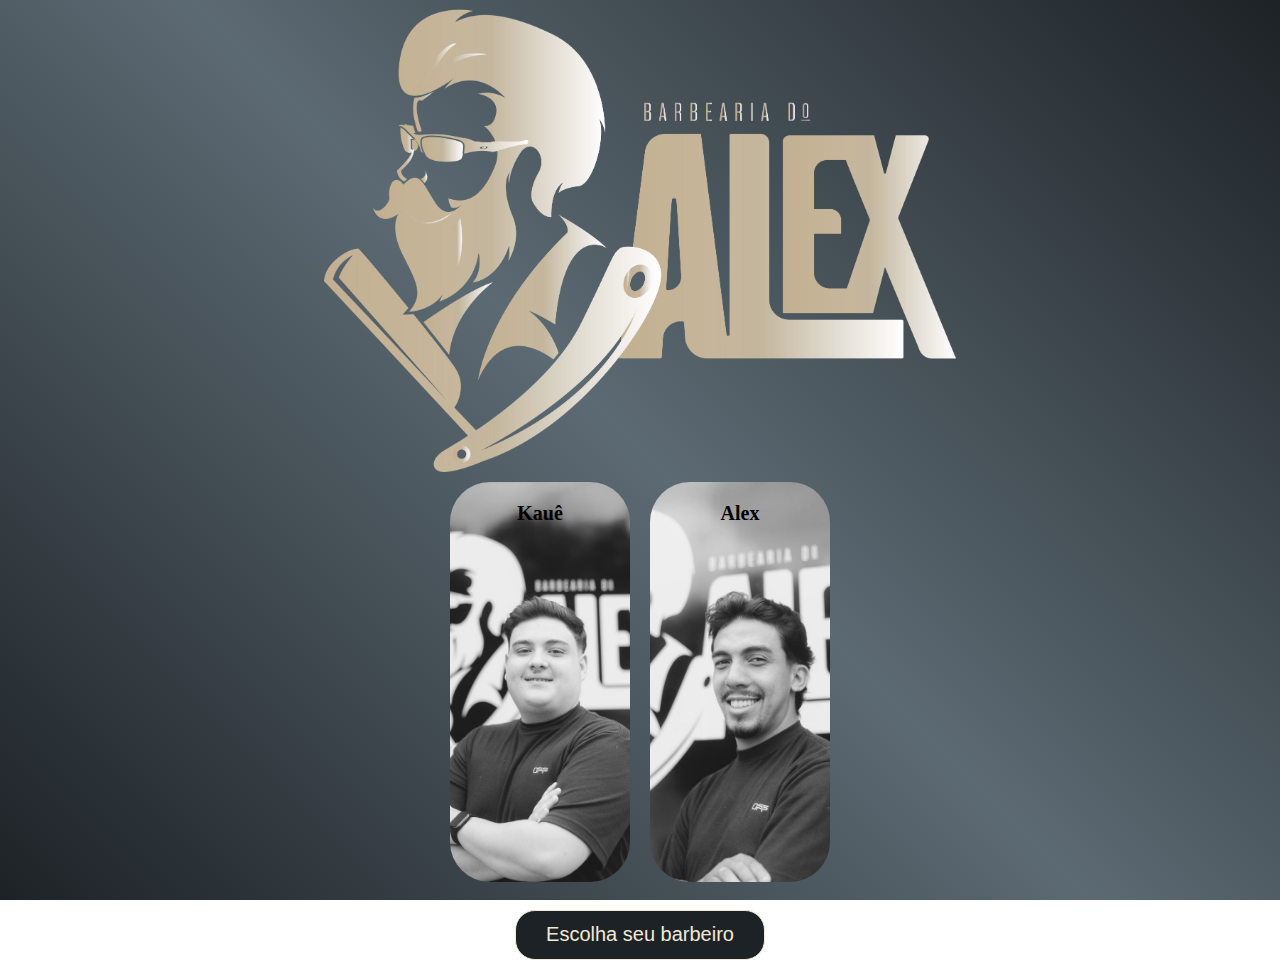
<file: barbeiro.html>
<!DOCTYPE html>
<html lang="pt-br">

<head>
    <meta charset="UTF-8">
    <meta name="viewport" content="width=device-width, initial-scale=1.0">
    <title>Alex Barbearia</title>
    <link rel="shortcut icon" href="Imagens/favicon_io/android-chrome-192x192.png" type="image/x-icon">
    <link rel="stylesheet" href="CSS/barbeiro.css">
</head>

<body>
    <header>
        <nav>
            <img src="Imagens/Logo creme sumindo.png" alt="">
        </nav>
    </header>

    <main>
        <div><img class="imagem"
                src="Imagens/kaue.jpg"
                alt="" onclick="selecionarImagem(this, 'kauê')">
            <p class="nome" id="kauê">Kauê</p>
        </div>

        <div><img class="imagem"
                src="Imagens/alex.jpg"
                alt="" onclick="selecionarImagem(this, 'alex')">
            <p class="nome" id="alex">Alex</p>
        </div>
    </main>
    <br>
    <footer>
        <a href="#"><button>Escolha seu barbeiro</button></a>
    </footer>

    <script src="JS/barbeiro.js"></script>

</body>
</html>
</file>
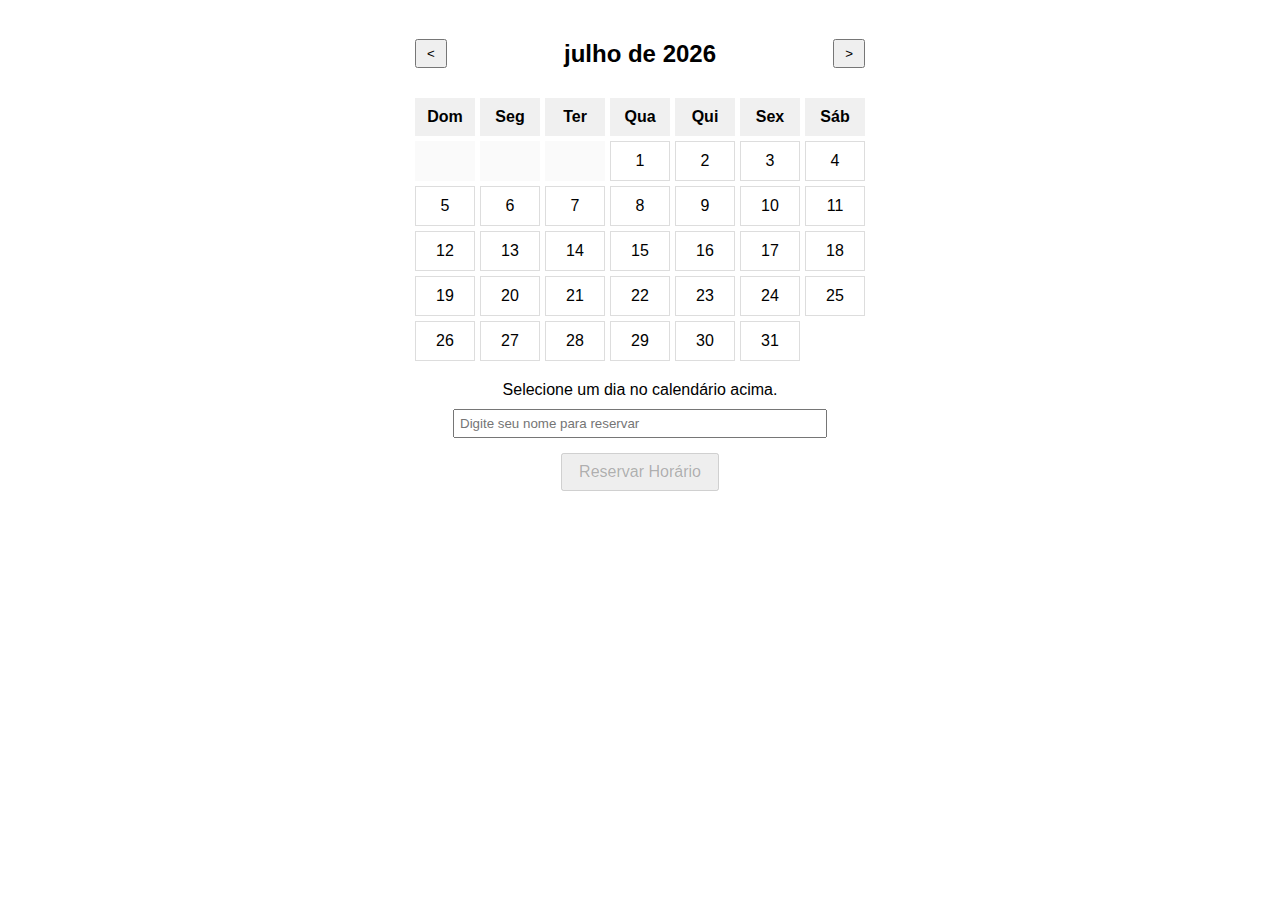
<file: calendario.html>
<!DOCTYPE html>
<html lang="pt-br">
<head>
  <meta charset="UTF-8" />
  <meta name="viewport" content="width=device-width, initial-scale=1" />
  <title>Calendário com Reservas</title>
  <link rel="shortcut icon" href="Imagens/favicon_io/favicon.ico" type="image/x-icon">
  <link rel="stylesheet" href="CSS/calendario.css">
</head>
<body>

  <div class="header">
    <button id="prevMonth">&lt;</button>
    <h2 id="monthYear"></h2>
    <button id="nextMonth">&gt;</button>
  </div>

  <div class="calendar" id="calendar">
    <div class="day-name">Dom</div>
    <div class="day-name">Seg</div>
    <div class="day-name">Ter</div>
    <div class="day-name">Qua</div>
    <div class="day-name">Qui</div>
    <div class="day-name">Sex</div>
    <div class="day-name">Sáb</div>
  </div>

  <div id="timeSlots"></div>

  <!-- ✅ Campo para o cliente digitar o nome -->
  <input type="text" id="clientName" placeholder="Digite seu nome para reservar" style="margin-top:10px; padding:5px; width:80%;">

  <button id="reserveBtn" disabled>Reservar Horário</button>

  <div id="selectedInfo"></div>

  <div id="summary"></div>

  <script src="JS/calendario.js"></script>

</body>
</html>
</file>
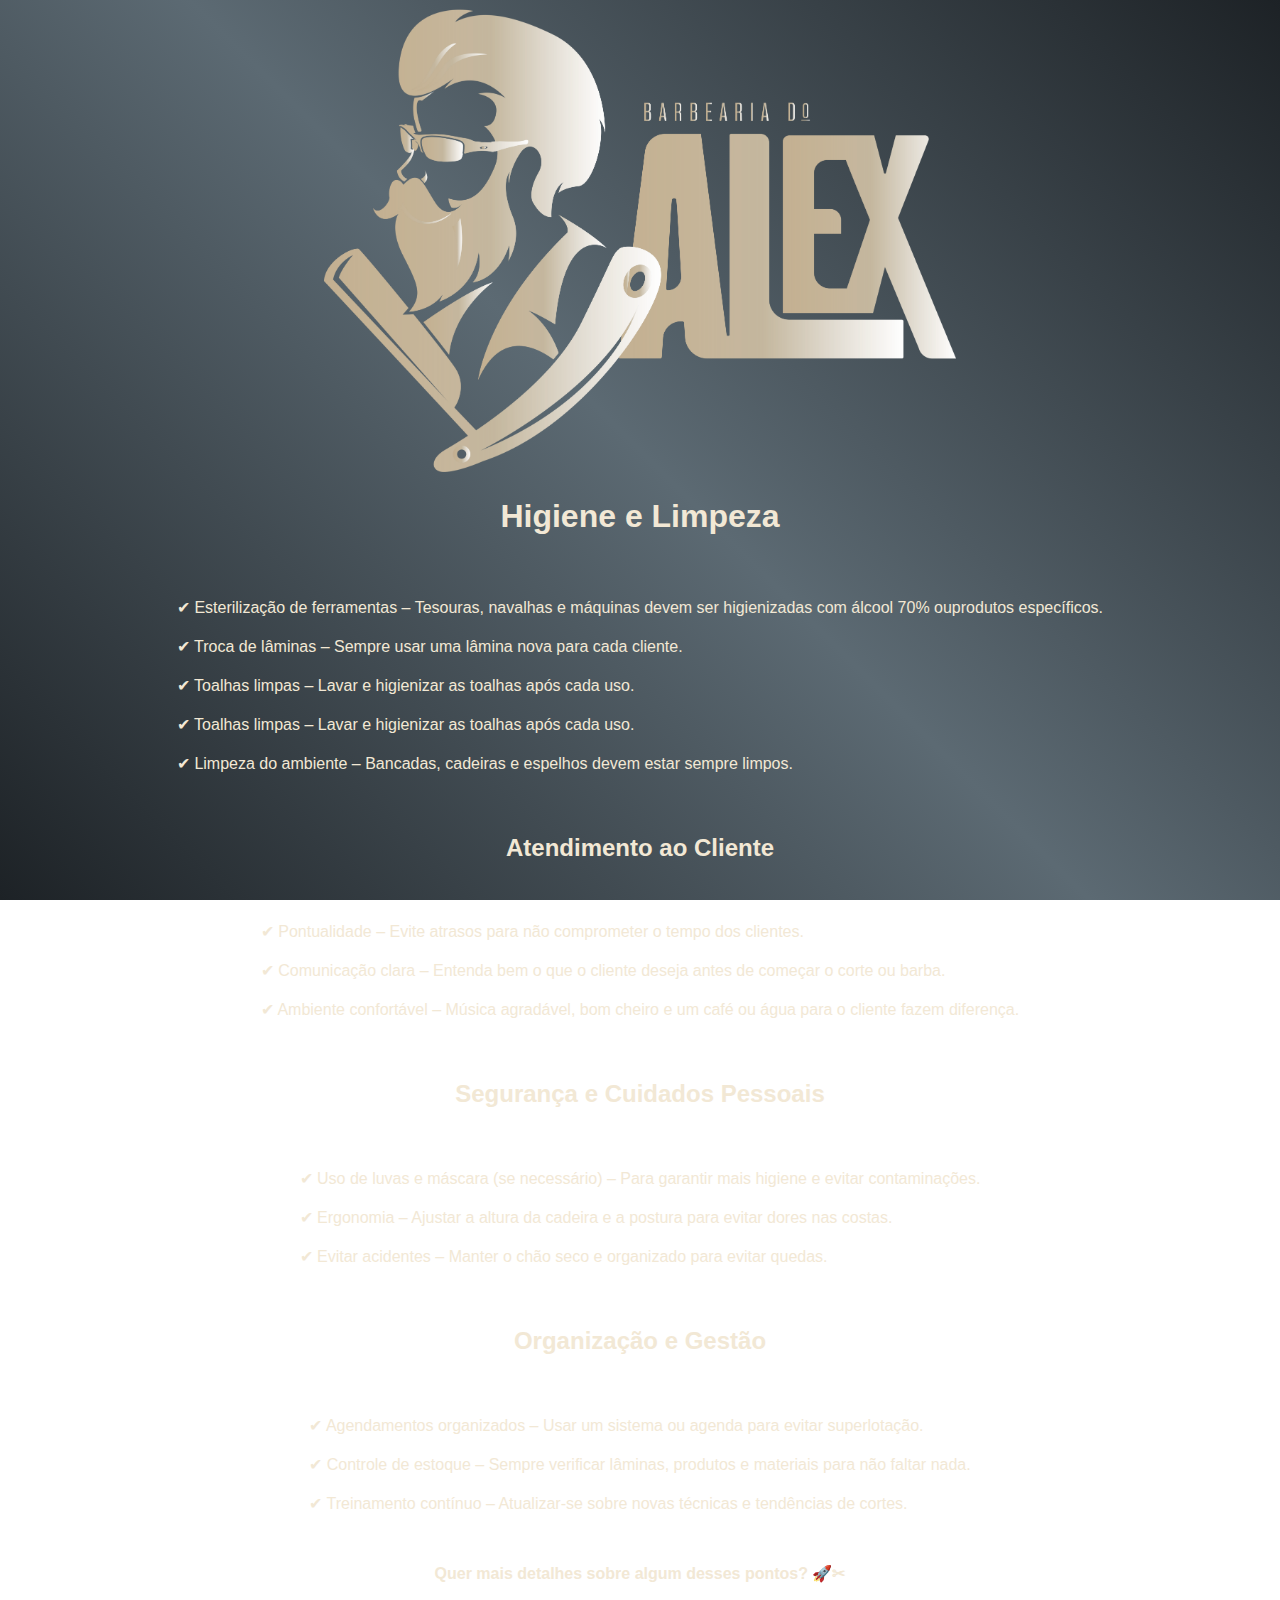
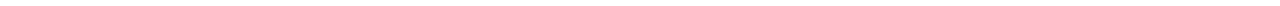
<file: nosso-trabalho.html>
<!DOCTYPE html>
<html lang="pt-br">

<head>
    <meta charset="UTF-8">
    <meta name="viewport" content="width=device-width, initial-scale=1.0">
    <title>Alex Barbearia</title>
    <link rel="shortcut icon" href="Imagens/favicon_io/android-chrome-192x192.png" type="image/x-icon">
    <link rel="stylesheet" href="CSS/nosso-trabalho.css">
</head>

<body>
    <header>
        <nav>
            <img src="Imagens/Logo creme sumindo.png" alt="Logo da empresa">
        </nav>
    </header>



    <main>
        <h1>Higiene e Limpeza</h1>
        <ul>
            <li>✔ Esterilização de ferramentas – Tesouras, navalhas e máquinas devem ser higienizadas com álcool 70% ouprodutos específicos.</li>
            <li>✔ Troca de lâminas – Sempre usar uma lâmina nova para cada cliente.</li>
            <li>✔ Toalhas limpas – Lavar e higienizar as toalhas após cada uso.</li>
            <li>✔ Toalhas limpas – Lavar e higienizar as toalhas após cada uso.</li>
            <li>✔ Limpeza do ambiente – Bancadas, cadeiras e espelhos devem estar sempre limpos.</li>
        </ul>

        <h2>Atendimento ao Cliente</h2>
        <ul>
            
            <li>✔ Pontualidade – Evite atrasos para não comprometer o tempo dos clientes.</li>
            <li>✔ Comunicação clara – Entenda bem o que o cliente deseja antes de começar o corte ou barba.</li>
            <li>✔ Ambiente confortável – Música agradável, bom cheiro e um café ou água para o cliente fazem diferença.</li>
        </ul>
        

        <h2>Segurança e Cuidados Pessoais</h2>
        <ul>
            <li>✔ Uso de luvas e máscara (se necessário) – Para garantir mais higiene e evitar contaminações.</li>
            <li>✔ Ergonomia – Ajustar a altura da cadeira e a postura para evitar dores nas costas.</li>
            <li>✔ Evitar acidentes – Manter o chão seco e organizado para evitar quedas.</li>
        </ul>

        <h2>Organização e Gestão</h2>
        <ul>
            <li>✔ Agendamentos organizados – Usar um sistema ou agenda para evitar superlotação.</li>
            <li>✔ Controle de estoque – Sempre verificar lâminas, produtos e materiais para não faltar nada.</li>
            <li>✔ Treinamento contínuo – Atualizar-se sobre novas técnicas e tendências de cortes.</li>
        </ul>

        <a href="https://wa.me/5518981894124"><strong>Quer mais detalhes sobre algum desses pontos? 🚀✂</strong></a>
    </main>
</body>

</html>
</file>
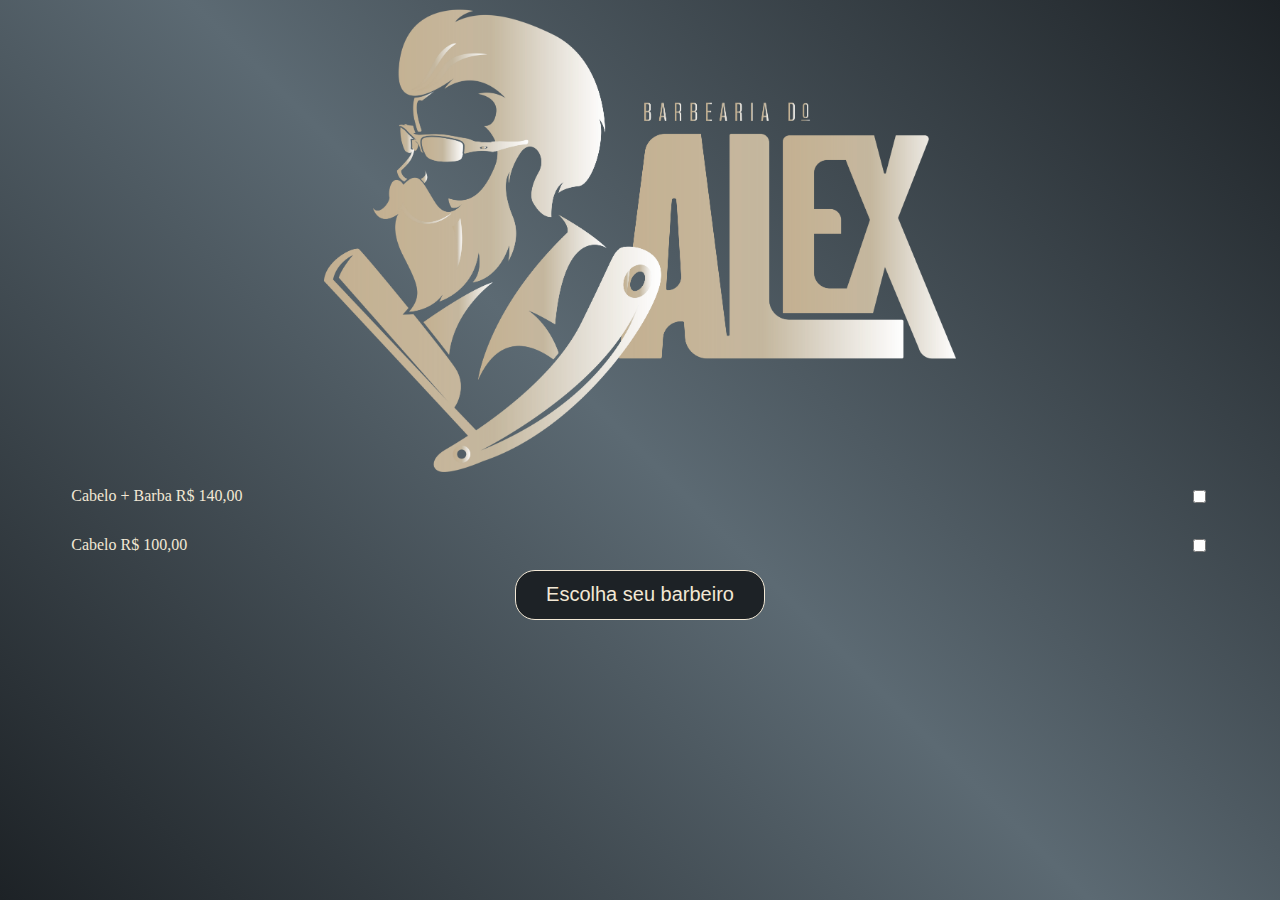
<file: planos.html>
<!DOCTYPE html>
<html lang="pt-br">

<head>
    <meta charset="UTF-8">
    <meta name="viewport" content="width=device-width, initial-scale=1.0">
    <title>Alex Barbearia</title>
    <link rel="shortcut icon" href="Imagens/favicon_io/android-chrome-192x192.png" type="image/x-icon">
    <link rel="stylesheet" href="CSS/planos.css">
</head>

<body>
    <header>
        <nav>
            <img src="Imagens/Logo creme sumindo.png" alt="">
        </nav>
    </header>
    
    <main>
        <a href="#">Cabelo + Barba R$ 140,00<input type="checkbox"></a>
        <a href="#">Cabelo R$ 100,00<input type="checkbox"></a>
    </main>

    <footer>
        <a href="barbeiro.html"><button>Escolha seu barbeiro</button></a>
    </footer>
</body>
</html>
</file>
<file: CSS/barbeiro.css>
body {
    background-image: linear-gradient(45deg, #1D2226, #5C6A73, #1D2226);
    background-attachment: fixed;
}

header {
    margin: 0px;
    top: 0px;
    left: 0px;
}

header nav {
    display: flex;
    align-items: center;
    justify-content: center;
}

header nav img {
    width: 50%;
}

/* Parte do Main ___________________________________________ */

main {
    display: flex;
    align-items: center;
    justify-content: center;
}

main div {
    display: flex;
    justify-content: center;
    align-items: center;
    overflow: hidden;
    padding: 10px;
    position: relative; /* Necessário para o nome aparecer sobre a imagem */
}

.nome {
    font-size: 20px;
    font-weight: bold;
    text-align: center;
    color: #000; /* Começa preto */
    transition: color 0.3s ease-in-out;
    position: absolute;
    top: 10px; /* Ajusta a posição do nome em relação à imagem */
    left: 50%; /* Centraliza o nome horizontalmente */
    transform: translateX(-50%);
}

main div img {
    display: block;
    width: 180px;
    height: 400px;
    border-radius: 40px;
    object-fit: cover;
    filter: grayscale(100%); /* Começa preto e branco */
    transition: filter 0.3s ease-in-out;
    cursor: pointer;
}

.ativa {
    filter: grayscale(0%); /* Imagem ativa fica colorida */
}

footer {
    display: flex;
    justify-content: center;
}

footer a {
    text-decoration: none;
}

footer button {
    border: 1px solid #F2E8D5;
    border-radius: 20px;
    height: 50px;
    width: 250px;
    color: #F2E8D5;
    background-color: #1D2226;
    font-size: 20px;
    display: flex;
    justify-content: center;
    align-items: center;
    align-content: center;
}
</file>
<file: CSS/calendario.css>
body {
      font-family: Arial, sans-serif;
      max-width: 450px;
      margin: 20px auto;
      text-align: center;
    }
    .calendar {
      display: grid;
      grid-template-columns: repeat(7, 1fr);
      gap: 5px;
      margin-top: 10px;
    }
    .day-name {
      font-weight: bold;
      padding: 10px 0;
      background-color: #f0f0f0;
    }
    .day {
      padding: 10px 0;
      border: 1px solid #ddd;
      cursor: pointer;
      user-select: none;
    }
    .day.selected {
      background-color: #4caf50;
      color: white;
    }
    .empty {
      background-color: #fafafa;
      cursor: default;
      border: none;
    }
    .header {
      display: flex;
      justify-content: space-between;
      align-items: center;
      margin-bottom: 10px;
    }
    button {
      padding: 5px 10px;
      cursor: pointer;
    }
    #timeSlots {
      margin-top: 20px;
      display: flex;
      flex-wrap: wrap;
      justify-content: center;
      gap: 8px;
    }
    .time-slot {
      padding: 8px 12px;
      border: 1px solid #555;
      border-radius: 5px;
      cursor: pointer;
      user-select: none;
      min-width: 70px;
      font-size: 14px;
    }
    .time-slot.selected {
      background-color: #2196f3;
      color: white;
      border-color: #0b7dda;
    }
    #selectedInfo {
      margin-top: 15px;
      font-weight: bold;
      min-height: 24px;
    }
    #reserveBtn {
      margin-top: 15px;
      padding: 8px 16px;
      font-size: 16px;
      cursor: pointer;
    }
    #summary {
      margin-top: 20px;
      padding: 15px;
      border: 2px solid #4caf50;
      border-radius: 8px;
      background-color: #e8f5e9;
      color: #2e7d32;
      display: none;
      text-align: left;
      white-space: pre-line;
      font-weight: bold;
    }
</file>
<file: CSS/nosso-trabalho.css>
*{
    /* font-size: 22px; */
    font-family: 'Segoe UI', Tahoma, Geneva, Verdana, sans-serif;
}

body {
    background-image: linear-gradient(45deg, #1D2226, #5C6A73, #1D2226);
    background-attachment: fixed;
}

header nav {
    display: flex;
    align-items: center;
    justify-content: center;
}

header nav img {
    width: 50%;
}

main{
    display: flex;
    justify-content: center;
    flex-direction: column;
    align-items: center;
    align-content: center;
}

main h1, h2, ul{
    color: #F2E8D5;
    padding: 5px;
}

main ul{
    list-style: none;
}

main ul li{
    margin: 10px;
    padding: 5px;
}

main a{
    text-decoration: none;
    color: #F2E8D5;
    margin: 10px;
    padding: 5px;
    width: 90%;
    display: flex;
    align-items: center;
    align-content: center;
    justify-content: center;
}
</file>
<file: CSS/planos.css>
body{
    background-image: linear-gradient(45deg, #1D2226, #5C6A73, #1D2226);
    background-attachment: fixed;
}

header{
    margin: 0px;
    top: 0px;
    left: 0px;

}

header nav{
    display: flex;
    align-items: center;
    justify-content: center;
}

header nav img{
    width: 50%;
}

/* Parte do Main ___________________________________________ */


main{
    display: flex;
    justify-content: center;
    flex-direction: column;
    align-items: center;
    align-content: center;

}

main a{
    text-decoration: none;
    color: #F2E8D5;
    margin: 10px;
    padding: 5px;
    width: 90%;
    display: flex;
    align-items: center;
    align-content: center;
    justify-content: space-between;
}

footer{
    display: flex;
    justify-content: center;
}

footer a{
    text-decoration: none;
}

footer button{
    border: 1px solid #F2E8D5;
    border-radius: 20px;
    height: 50px;
    width: 250px;
    color: #F2E8D5;
    background-color: #1D2226;
    font-size: 20px;
    display: flex;
    justify-content: center;
    align-items: center;
    align-content: center;
}
</file>
